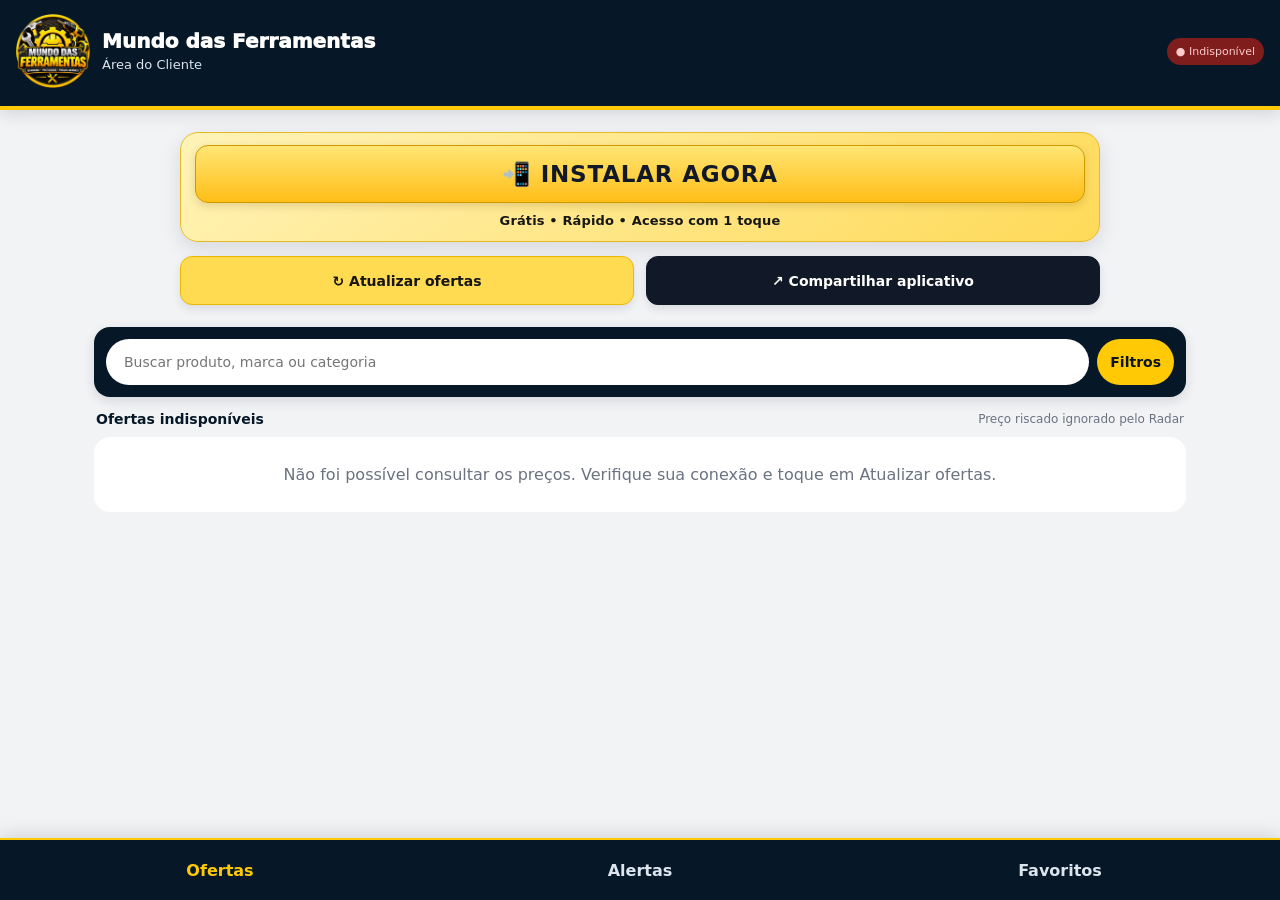
<file: index.html>
<!doctype html><html lang="pt-BR"><head><meta charset="utf-8"><meta name="viewport" content="width=device-width,initial-scale=1,viewport-fit=cover"><meta name="theme-color" content="#061827"><meta name="robots" content="noindex,nofollow,noarchive,nosnippet"><meta http-equiv="Referrer-Policy" content="strict-origin-when-cross-origin"><title>Instale grátis o Mundo das Ferramentas</title><meta name="description" content="Encontre ofertas reais de ferramentas, tecnologia e acessórios. Instale grátis e acompanhe as novidades direto no celular."><meta property="og:type" content="website"><meta property="og:site_name" content="Mundo das Ferramentas"><meta property="og:locale" content="pt_BR"><meta property="og:title" content="📲 Instale grátis o Mundo das Ferramentas"><meta property="og:description" content="🔧 Ofertas reais de ferramentas e tecnologia no seu celular. Grátis, rápido e acesso com 1 toque!"><meta property="og:url" content="https://ofertas.marcianomarcoss.com.br/"><meta property="og:image" content="https://ofertas.marcianomarcoss.com.br/icons/icon-512.png"><meta property="og:image:secure_url" content="https://ofertas.marcianomarcoss.com.br/icons/icon-512.png"><meta property="og:image:type" content="image/png"><meta property="og:image:width" content="512"><meta property="og:image:height" content="512"><meta property="og:image:alt" content="Logo oficial do Mundo das Ferramentas"><meta name="twitter:card" content="summary_large_image"><meta name="twitter:title" content="Instale grátis o Mundo das Ferramentas"><meta name="twitter:description" content="Ofertas reais de ferramentas e tecnologia. Grátis e acesso rápido no celular."><meta name="twitter:image" content="https://ofertas.marcianomarcoss.com.br/icons/icon-512.png"><link rel="manifest" href="manifest.webmanifest"><link rel="stylesheet" href="styles.css?v=20"><link rel="icon" href="icons/icon-192.png" type="image/png"><link rel="apple-touch-icon" href="icons/apple-touch-icon.png"><meta name="apple-mobile-web-app-capable" content="yes"><meta name="apple-mobile-web-app-title" content="Ferramentas"></head><body><header class="top"><div class="brand-lockup"><img class="brand-logo" src="icons/logo-mundo-das-ferramentas.png?v=2" alt="Emblema Mundo das Ferramentas" width="92" height="92"><div><h1>Mundo das Ferramentas</h1><p>Área do Cliente</p></div></div><div id="status" role="status" class="status">● Carregando</div></header><main><div class="toolbar cta-wrap"><div id="installPromo" class="install-promo"><button id="installBtn" class="install-cta" type="button">📲 INSTALAR AGORA</button><span class="install-caption">Grátis • Rápido • Acesso com 1 toque</span></div><div class="cta-row"><button id="refreshBtn" class="secondary-btn refresh" type="button">↻ Atualizar ofertas</button><button id="shareAppBtn" class="secondary-btn share" type="button" aria-label="Compartilhar aplicativo Mundo das Ferramentas">↗ Compartilhar aplicativo</button></div></div><p id="installHelp" class="notice hidden">No Android ou computador, abra o menu do navegador e escolha “Instalar aplicativo”. No iPhone, abra no Safari, toque em Compartilhar e em “Adicionar à Tela de Início”. A opção depende do navegador.</p><p id="message" class="notice hidden" role="status"></p><div id="offersPanel"><section class="searchbox"><input id="q" aria-label="Buscar produto, marca ou categoria" type="search" placeholder="Buscar produto, marca ou categoria" autocomplete="off"><button id="filtersBtn" aria-expanded="false" aria-controls="filters" type="button">Filtros</button></section><section id="filters" class="filters hidden"><select id="category" aria-label="Categoria"><option value="">Todas as categorias</option><option value="Ferramentas">Ferramentas</option><option value="Tecnologia">Tecnologia</option><option value="Automotivo">Automotivo</option><option value="Outros">Outros</option></select><select id="sortOrder" aria-label="Ordenar ofertas"><option value="recent">Mais recentes primeiro</option><option value="discount">Maior desconto primeiro</option></select><select id="days" aria-label="Período"><option value="1">Hoje</option><option value="3">Últimos 3 dias</option><option value="7" selected>Últimos 7 dias</option></select><select id="discount" aria-label="Desconto sobre a mediana"><option value="0">Qualquer desconto real</option><option value="5">5%+ abaixo da mediana</option><option value="10">10%+ abaixo da mediana</option><option value="20">20%+ abaixo da mediana</option><option value="30">30%+ abaixo da mediana</option></select><input id="maxPrice" aria-label="Preço máximo" inputmode="decimal" type="number" min="0" step="10" placeholder="Preço máximo"><label class="check"><input id="coupon" type="checkbox"> Com cupom</label><label class="check"><input id="official" type="checkbox"> Loja oficial</label><div class="rule">Regra pública: avaliação mínima 4,5★ e pelo menos 30 avaliações.</div></section><section class="summary"><strong id="count">Carregando ofertas…</strong><span>Preço riscado ignorado pelo Radar</span></section><section id="cards" class="cards" aria-live="polite"></section></div><section id="favoritesPanel" class="hidden"><h2>Seus favoritos</h2><p class="muted">Salvos neste navegador. Atualize as ofertas para conferir preços e disponibilidade.</p><div id="favoriteCards" class="cards"></div></section><section id="alertsPanel" class="hidden"><h2>Alertas no celular</h2><p id="pushStatus" class="muted">Verificando disponibilidade de notificações…</p><button id="pushEnable" class="hidden">Ativar notificações</button><div id="pushSettings" class="hidden"></div></section><noscript><p>Ative o JavaScript para consultar as ofertas.</p></noscript></main><nav class="bottom" aria-label="Navegação principal"><button data-view="offers" class="active" aria-current="page">Ofertas</button><button data-view="alerts">Alertas</button><button data-view="favorites">Favoritos</button></nav><script src="app.js?v=20" defer></script><script src="push.js?v=12" defer></script></body></html>
</file>
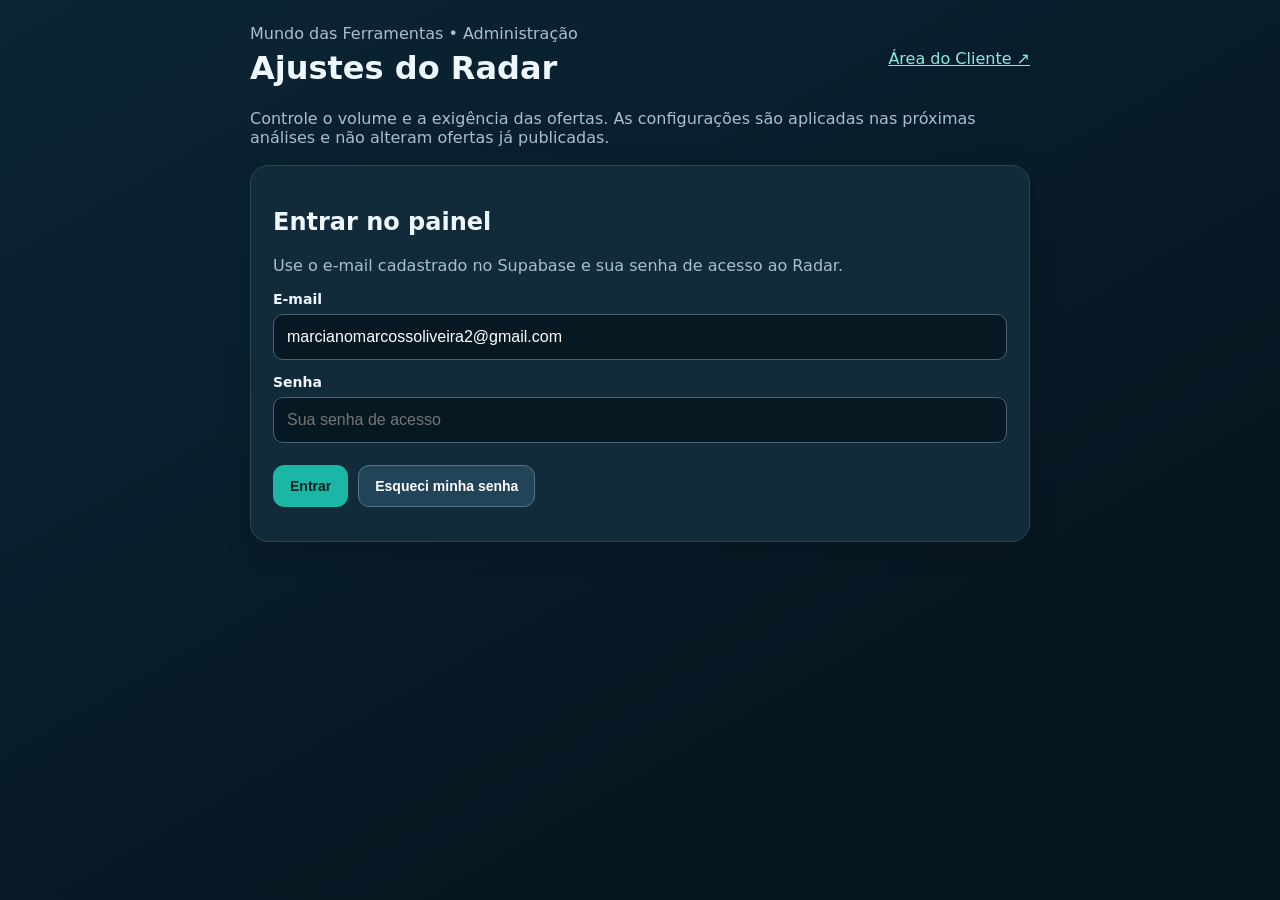
<file: admin/index.html>
<!doctype html>
<html lang="pt-BR"><head><meta charset="utf-8"><meta name="viewport" content="width=device-width,initial-scale=1">
<meta name="robots" content="noindex,nofollow"><title>Radar • Ajustes de Ofertas</title>
<style>
:root{color-scheme:dark;font-family:system-ui,-apple-system,Segoe UI,Arial;background:#071722;color:#eef7fc}
*{box-sizing:border-box}body{margin:0;padding:24px 14px;background:linear-gradient(150deg,#0b2535,#071722 70%);min-height:100vh}
main{max-width:780px;margin:auto}h1{font-size:clamp(23px,5vw,32px);margin:6px 0}.muted{color:#a8bfce}.panel{background:#122b3a;border:1px solid #294657;border-radius:18px;padding:22px;margin:18px 0;box-shadow:0 8px 30px #0002}
label{display:block;font-size:14px;font-weight:600;margin:14px 0 7px}input{width:100%;padding:13px;background:#061923;color:white;border:1px solid #476475;border-radius:10px;font-size:16px}
button{cursor:pointer;border:1px solid #517487;border-radius:11px;background:#214459;color:white;padding:12px 16px;font-weight:700;font-size:14px}button:hover{filter:brightness(1.18)}button:disabled{opacity:.55;cursor:not-allowed}
button.primary{background:#1ab7a6;color:#05201f;border-color:#1ab7a6}button.selected{background:#20645f;border-color:#33dac6}
.presets{display:grid;grid-template-columns:repeat(3,minmax(0,1fr));gap:9px}.controls{display:grid;grid-template-columns:repeat(3,minmax(0,1fr));gap:12px}
.actions{display:flex;flex-wrap:wrap;gap:10px;margin-top:22px;align-items:center}.detail{font-size:12px;color:#b1c9d6;margin-top:7px;line-height:1.4}
#notice{min-height:24px;margin-top:10px;color:#a1f5e8}#notice.error{color:#ffb6b6}
header{display:flex;align-items:center;justify-content:space-between;gap:15px;flex-wrap:wrap}.hidden{display:none!important}
@media(max-width:580px){.presets,.controls{grid-template-columns:1fr}.panel{padding:17px}}
</style></head><body><main>
<header><div><div class="muted">Mundo das Ferramentas • Administração</div><h1>Ajustes do Radar</h1></div><a href="../" style="color:#8be9e0">Área do Cliente ↗</a></header>
<p class="muted">Controle o volume e a exigência das ofertas. As configurações são aplicadas nas próximas análises e não alteram ofertas já publicadas.</p>
<section class="panel" id="login"><h2>Entrar no painel</h2>
<p class="muted">Use o e-mail cadastrado no Supabase e sua senha de acesso ao Radar.</p>
<label for="email">E-mail</label><input id="email" type="email" autocomplete="username" value="marcianomarcossoliveira2@gmail.com" required>
<label for="password">Senha</label><input id="password" type="password" autocomplete="current-password" placeholder="Sua senha de acesso" required>
<div class="actions"><button class="primary" id="enter">Entrar</button><button id="forgot" type="button">Esqueci minha senha</button></div>
<p id="loginNotice" role="status" aria-live="polite" class="detail"></p>
<div id="recovery" class="hidden"><label for="newPassword">Nova senha (mínimo 8 caracteres)</label><input type="password" id="newPassword" autocomplete="new-password" minlength="8"><div class="actions"><button id="changePassword" class="primary">Definir nova senha</button></div></div></section>
<section id="settings" class="hidden">
<div class="panel"><h2>Modos rápidos</h2><div class="presets">
<button data-preset="volume">📦 Mais ofertas</button><button data-preset="balanced">⚖️ Equilibrado</button><button data-preset="strict">💎 Excepcionais</button></div>
<p class="detail">Mais ofertas: 15 / 8 / 20%; Equilibrado: 20 / 10 / 25%; Excepcionais: 30 / 20 / 35%. Os percentuais são filtros de comparação de preços, não descontos anunciados pela loja.</p></div>
<div class="panel"><h2>Ajuste personalizado</h2><div class="controls">
<div><label for="current">Desconto vs. mediana atual (%)</label><input id="current" type="number" min="0" max="60" step="1"><div class="detail">Diferença para a mediana das ofertas atuais.</div></div>
<div><label for="history">Desconto vs. histórico 90 dias (%)</label><input id="history" type="number" min="0" max="60" step="1"><div class="detail">Exigência histórica para classificação forte.</div></div>
<div><label for="short">Histórico curto (%)</label><input id="short" type="number" min="0" max="70" step="1"><div class="detail">Critério alternativo com mercado amplo.</div></div>
</div>
<div class="actions"><button id="save" class="primary">Salvar ajustes</button><button id="reload">Recarregar valores</button><button id="logout">Sair</button></div>
<p id="notice" role="status" aria-live="polite"></p><p class="detail">Continuam obrigatórios: avaliação e qualificação da oferta, verificações de preço e segurança do link de afiliado. Cupom somente quando confirmado e aplicável.</p></div>
</section></main>
<script>
const supabaseUrl='https://llgaeuvtrcpcvrcxkvpz.supabase.co';
const publicKey='sb_publishable_wjLehqy8cAwaJZo-TScrqA_aWY6FTjO';
const sessionKey='radar-admin-session-v2';
let storedSession=null;
try{storedSession=JSON.parse(sessionStorage.getItem(sessionKey)||'null')}catch{}
const auth={auth:{
 async signInWithPassword({email,password}){
  try{const response=await fetch(supabaseUrl+'/auth/v1/token?grant_type=password',{method:'POST',headers:{'apikey':publicKey,'content-type':'application/json'},body:JSON.stringify({email,password})});const data=await response.json().catch(()=>({}));if(!response.ok) return {error:new Error(data.msg||data.error_description||data.message||data.error||'Falha no login')};storedSession=data;sessionStorage.setItem(sessionKey,JSON.stringify(data));return {data:{session:data},error:null}}catch(e){return {error:e}}
 },
 async getSession(){
  if(!storedSession)return {data:{session:null},error:null};
  if(storedSession.expires_at && Date.now()/1000>storedSession.expires_at-60){
   if(!storedSession.refresh_token){storedSession=null;sessionStorage.removeItem(sessionKey);return {data:{session:null},error:null}}
   try{const response=await fetch(supabaseUrl+'/auth/v1/token?grant_type=refresh_token',{method:'POST',headers:{'apikey':publicKey,'content-type':'application/json'},body:JSON.stringify({refresh_token:storedSession.refresh_token})});if(!response.ok)throw Error('Sua sessão expirou');const data=await response.json();storedSession=data;sessionStorage.setItem(sessionKey,JSON.stringify(data))}catch(e){storedSession=null;sessionStorage.removeItem(sessionKey);return {data:{session:null},error:e}}
  }
  return {data:{session:storedSession},error:null}
 },
 async resetPasswordForEmail(email,{redirectTo}={}){
  try{const response=await fetch(supabaseUrl+'/auth/v1/recover?redirect_to='+encodeURIComponent(redirectTo||location.href),{method:'POST',headers:{'apikey':publicKey,'content-type':'application/json'},body:JSON.stringify({email})});const data=await response.json().catch(()=>({}));return {error:response.ok?null:new Error(data.msg||data.message||data.error_description||'Falha ao enviar recuperação')}}catch(e){return {error:e}}
 },
 async updateUser({password}){
  try{const {data:{session}}=await this.getSession();if(!session?.access_token)throw Error('O link expirou. Solicite outro.');const response=await fetch(supabaseUrl+'/auth/v1/user',{method:'PUT',headers:{'apikey':publicKey,'Authorization':'Bearer '+session.access_token,'content-type':'application/json'},body:JSON.stringify({password})});const data=await response.json().catch(()=>({}));return {error:response.ok?null:new Error(data.msg||data.message||'Falha ao alterar senha')}}catch(e){return {error:e}}
 },
 async signOut(){storedSession=null;sessionStorage.removeItem(sessionKey);return {error:null}},
 onAuthStateChange(callback){this.onRecover=callback;return {data:{subscription:{unsubscribe(){}}}}}
}};
const recoveryParams=new URLSearchParams(location.hash.replace(/^#/,''));
if(recoveryParams.get('type')==='recovery'&&recoveryParams.get('access_token')){
 storedSession={access_token:recoveryParams.get('access_token'),refresh_token:recoveryParams.get('refresh_token'),expires_at:Math.floor(Date.now()/1000)+Number(recoveryParams.get('expires_in')||3600),user:{email:'marcianomarcossoliveira2@gmail.com'}};
 sessionStorage.setItem(sessionKey,JSON.stringify(storedSession));
 history.replaceState(null,'',location.pathname+location.search);
}
const endpoint=supabaseUrl+'/functions/v1/radar-site-dashboard';
const $=id=>document.getElementById(id);
const fields=['current','history','short'];
const names=['min_current_discount_pct','min_history_discount_pct','min_short_history_discount_pct'];
const max=[60,60,70];
const presets={volume:[15,8,20],balanced:[20,10,25],strict:[30,20,35]};
const adminEmail='marcianomarcossoliveira2@gmail.com';
let stamp='',busy=false;
function notice(message,error=false){$('notice').textContent=message;$('notice').className=error?'error':''}
function loginNotice(message){$('loginNotice').textContent=message}
function values(){return fields.map(id=>Number($(id).value))}
function selectPreset(){const current=values();document.querySelectorAll('[data-preset]').forEach(b=>b.classList.toggle('selected',JSON.stringify(presets[b.dataset.preset])===JSON.stringify(current)))}
fields.forEach(id=>$(id).addEventListener('input',selectPreset));
document.querySelectorAll('[data-preset]').forEach(b=>b.addEventListener('click',()=>{presets[b.dataset.preset].forEach((v,i)=>$(fields[i]).value=v);selectPreset();notice('Modo selecionado. Clique em Salvar ajustes para aplicar.')}));
async function request(method='GET',body){
 const {data:{session},error:sessionError}=await auth.auth.getSession();
 if(sessionError||!session?.access_token)throw Error('Sua sessão expirou. Entre novamente.');
 const response=await fetch(endpoint+'?action=offer-thresholds',{method,mode:'cors',cache:'no-store',headers:{'Authorization':'Bearer '+session.access_token,'apikey':publicKey,...(body?{'content-type':'application/json'}:{})},body:body?JSON.stringify(body):undefined});
 const data=await response.json().catch(()=>({}));
 if(!response.ok)throw Error(response.status===401?'Seu acesso não está autorizado para administrar o Radar.':response.status===409?'Os valores mudaram em outra sessão. Recarregue.':data.error||'Falha na comunicação com o servidor');
 return data;
}
async function load(){const result=await request();const t=result.thresholds;if(!t)throw Error('Configuração não encontrada');names.forEach((n,i)=>$(fields[i]).value=Number(t[n]));stamp=t.updated_at;selectPreset();notice('Configuração carregada do servidor.')}
async function showAdmin(){await load();$('login').classList.add('hidden');$('settings').classList.remove('hidden');$('password').value='';loginNotice('')}
async function enter(){
 $('enter').disabled=true;loginNotice('Verificando acesso...');
 try {
   const email=$('email').value.trim().toLowerCase();
   if(email!==adminEmail)throw Error('Este e-mail não está habilitado para administrar o Radar.');
   const password=$('password').value;
   if(!password)throw Error('Informe sua senha.');
   const {error}=await auth.auth.signInWithPassword({email,password});
   if(error)throw Error('E-mail ou senha incorretos. Se necessário, use Esqueci minha senha.');
   await showAdmin();
 }catch(e){loginNotice(e.message)}
 finally{$('enter').disabled=false}
}
$('enter').addEventListener('click',enter);
$('password').addEventListener('keydown',e=>{if(e.key==='Enter')enter()});
$('forgot').addEventListener('click',async()=>{
 const email=$('email').value.trim().toLowerCase();
 if(email!==adminEmail){loginNotice('Confira o e-mail administrador.');return}
 $('forgot').disabled=true;
 try{
  const {error}=await auth.auth.resetPasswordForEmail(email,{redirectTo:location.origin+location.pathname});
  if(error)throw error;
  loginNotice('Se o envio estiver habilitado, você receberá um e-mail para redefinir a senha.');
 }catch(e){loginNotice('Não foi possível solicitar a redefinição. '+e.message)}
 finally{$('forgot').disabled=false}
});
$('reload').addEventListener('click',async()=>{try{await load()}catch(e){notice(e.message,true)}});
$('logout').addEventListener('click',async()=>{await auth.auth.signOut();stamp='';$('settings').classList.add('hidden');$('login').classList.remove('hidden');notice('');loginNotice('Sessão encerrada.')});
$('save').addEventListener('click',async()=>{
 if(busy)return;
 const v=values();
 if(v.some((n,i)=>!Number.isFinite(n)||n<0||n>max[i]||$(fields[i]).value.trim()==='')){notice('Confira os valores de cada campo.',true);return}
 busy=true;$('save').disabled=true;notice('Salvando...');
 try{const body={expected_updated_at:stamp};names.forEach((name,i)=>body[name]=v[i]);await request('POST',body);await load();notice('✓ Ajustes salvos e confirmados no servidor. Próximas avaliações usarão os novos limites.')}
 catch(e){notice(e.message,true)}
 finally{busy=false;$('save').disabled=false}
});
$('changePassword').addEventListener('click',async()=>{
 const password=$('newPassword').value;
 if(password.length<8){loginNotice('Use uma senha com pelo menos 8 caracteres.');return}
 $('changePassword').disabled=true;
 try{const {error}=await auth.auth.updateUser({password});if(error)throw error;$('recovery').classList.add('hidden');$('newPassword').value='';loginNotice('Senha alterada! Você já pode acessar os ajustes.');await showAdmin()}catch(e){loginNotice('Não foi possível definir a senha: '+e.message)}finally{$('changePassword').disabled=false}
});
auth.auth.onAuthStateChange(async(event)=>{
 if(event==='PASSWORD_RECOVERY'){$('settings').classList.add('hidden');$('login').classList.remove('hidden');$('recovery').classList.remove('hidden');loginNotice('Escolha sua nova senha.')}
});
const urlParams=new URLSearchParams(location.hash.replace(/^#/,''));
const recoveryLink=recoveryParams.get('type')==='recovery';
const {data:{session}}=await auth.auth.getSession();
if(!recoveryLink&&session?.user?.email?.toLowerCase()===adminEmail){try{await showAdmin()}catch(e){loginNotice(e.message)}}
if(recoveryLink){$('recovery').classList.remove('hidden');loginNotice('Escolha sua nova senha abaixo.')}
</script></body></html>
</file>
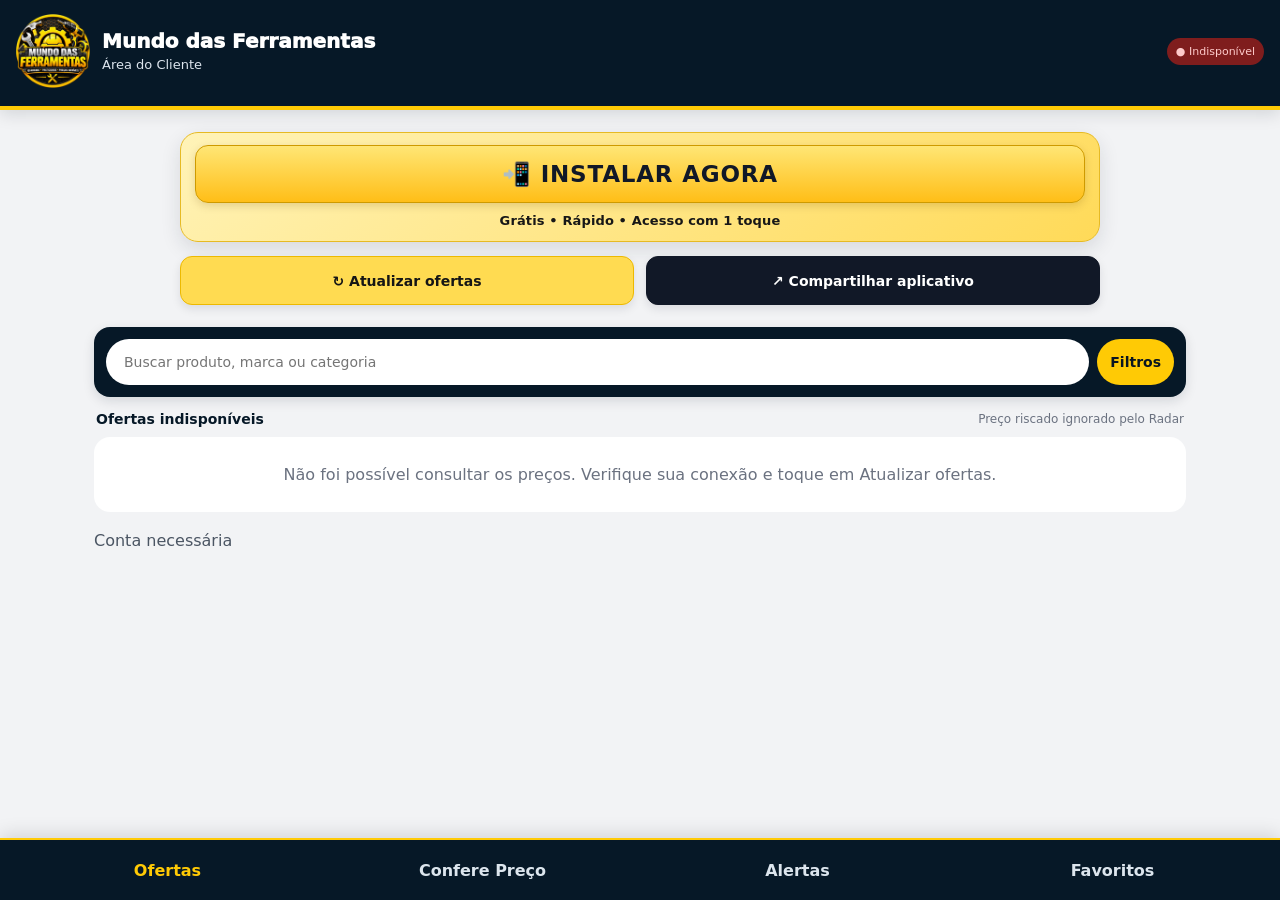
<file: cliente/index.html>
<!doctype html><html lang="pt-BR"><head><meta charset="utf-8"><meta name="viewport" content="width=device-width,initial-scale=1,viewport-fit=cover"><meta name="theme-color" content="#061827"><meta name="robots" content="noindex,nofollow,noarchive,nosnippet"><meta http-equiv="Referrer-Policy" content="strict-origin-when-cross-origin"><title>Instale grátis o Mundo das Ferramentas</title><meta name="description" content="Encontre ofertas reais de ferramentas, tecnologia e acessórios. Instale grátis e acompanhe as novidades direto no celular."><meta property="og:type" content="website"><meta property="og:site_name" content="Mundo das Ferramentas"><meta property="og:locale" content="pt_BR"><meta property="og:title" content="📲 Instale grátis o Mundo das Ferramentas"><meta property="og:description" content="🔧 Ofertas reais de ferramentas e tecnologia no seu celular. Grátis, rápido e acesso com 1 toque!"><meta property="og:url" content="https://ofertas.marcianomarcoss.com.br/"><meta property="og:image" content="https://ofertas.marcianomarcoss.com.br/icons/icon-512.png"><meta property="og:image:secure_url" content="https://ofertas.marcianomarcoss.com.br/icons/icon-512.png"><meta property="og:image:type" content="image/png"><meta property="og:image:width" content="512"><meta property="og:image:height" content="512"><meta property="og:image:alt" content="Logo oficial do Mundo das Ferramentas"><meta name="twitter:card" content="summary_large_image"><meta name="twitter:title" content="Instale grátis o Mundo das Ferramentas"><meta name="twitter:description" content="Ofertas reais de ferramentas e tecnologia. Grátis e acesso rápido no celular."><meta name="twitter:image" content="https://ofertas.marcianomarcoss.com.br/icons/icon-512.png"><link rel="manifest" href="manifest.webmanifest"><link rel="stylesheet" href="styles.css?v=21"><link rel="icon" href="icons/icon-192.png" type="image/png"><link rel="apple-touch-icon" href="icons/apple-touch-icon.png"><meta name="apple-mobile-web-app-capable" content="yes"><meta name="apple-mobile-web-app-title" content="Ferramentas"></head><body><header class="top"><div class="brand-lockup"><img class="brand-logo" src="icons/logo-mundo-das-ferramentas.png?v=2" alt="Emblema Mundo das Ferramentas" width="92" height="92"><div><h1>Mundo das Ferramentas</h1><p>Área do Cliente</p></div></div><div id="status" role="status" class="status">● Carregando</div></header><main><div class="toolbar cta-wrap"><div id="installPromo" class="install-promo"><button id="installBtn" class="install-cta" type="button">📲 INSTALAR AGORA</button><span class="install-caption">Grátis • Rápido • Acesso com 1 toque</span></div><div class="cta-row"><button id="refreshBtn" class="secondary-btn refresh" type="button">↻ Atualizar ofertas</button><button id="shareAppBtn" class="secondary-btn share" type="button" aria-label="Compartilhar aplicativo Mundo das Ferramentas">↗ Compartilhar aplicativo</button></div></div><p id="installHelp" class="notice hidden">No Android ou computador, abra o menu do navegador e escolha “Instalar aplicativo”. No iPhone, abra no Safari, toque em Compartilhar e em “Adicionar à Tela de Início”. A opção depende do navegador.</p><p id="message" class="notice hidden" role="status"></p><div id="offersPanel"><section class="searchbox"><input id="q" aria-label="Buscar produto, marca ou categoria" type="search" placeholder="Buscar produto, marca ou categoria" autocomplete="off"><button id="filtersBtn" aria-expanded="false" aria-controls="filters" type="button">Filtros</button></section><section id="filters" class="filters hidden"><select id="category" aria-label="Categoria"><option value="">Todas as categorias</option><option value="Ferramentas">Ferramentas</option><option value="Tecnologia">Tecnologia</option><option value="Automotivo">Automotivo</option><option value="Outros">Outros</option></select><select id="sortOrder" aria-label="Ordenar ofertas"><option value="recent">Mais recentes primeiro</option><option value="discount">Maior desconto primeiro</option></select><select id="days" aria-label="Período"><option value="1">Hoje</option><option value="3">Últimos 3 dias</option><option value="7" selected>Últimos 7 dias</option></select><select id="discount" aria-label="Desconto sobre a mediana"><option value="0">Qualquer desconto real</option><option value="5">5%+ abaixo da mediana</option><option value="10">10%+ abaixo da mediana</option><option value="20">20%+ abaixo da mediana</option><option value="30">30%+ abaixo da mediana</option></select><input id="maxPrice" aria-label="Preço máximo" inputmode="decimal" type="number" min="0" step="10" placeholder="Preço máximo"><label class="check"><input id="coupon" type="checkbox"> Com cupom</label><label class="check"><input id="official" type="checkbox"> Loja oficial</label><div class="rule">Regra pública: avaliação mínima 4,5★ e pelo menos 30 avaliações.</div></section><section class="summary"><strong id="count">Carregando ofertas…</strong><span>Preço riscado ignorado pelo Radar</span></section><section id="cards" class="cards" aria-live="polite"></section></div><section id="favoritesPanel" class="hidden"><h2>Seus favoritos</h2><p class="muted">Salvos neste navegador. Atualize as ofertas para conferir preços e disponibilidade.</p><div id="favoriteCards" class="cards"></div></section><section id="alertsPanel" class="hidden"><h2>Alertas no celular</h2><p id="pushStatus" class="muted">Verificando disponibilidade de notificações…</p><button id="pushEnable" class="hidden">Ativar notificações</button><div id="pushSettings" class="hidden"></div></section><section id="pricePanel" hidden><h2>Confere Preço</h2><p>Veja até três ofertas verificadas, cupons e links de afiliado.</p><form id="priceSearch" class="searchbox"><input id="priceQuery" type="search" minlength="3" maxlength="140" required placeholder="Produto, marca ou modelo"><button type="submit">Conferir preço</button></form><p id="priceMessage" role="status" hidden></p><div id="priceResults" class="price-results"></div><p class="muted">Pesquisa registrada como interesse na sua conta. Resultados da base de ofertas recentes.</p></section><section id="loginPanel" hidden><h2>Acesse sua conta</h2><p id="loginExplanation">Entre para usar o Confere Preço e receber alertas.</p><form id="emailLogin" class="searchbox"><input id="loginEmail" type="email" autocomplete="email" placeholder="Seu e-mail" required><button type="submit">Receber acesso</button></form><button id="googleLogin" type="button">Entrar com Google</button><button id="skipLogin" type="button">Voltar às ofertas</button><p id="loginFeedback" role="status"></p></section><p id="loginState" class="muted">Conta necessária</p><button id="logoutBtn" hidden type="button">Sair da conta</button><noscript><p>Ative o JavaScript para consultar as ofertas.</p></noscript></main><nav class="bottom" aria-label="Navegação principal"><button data-view="offers" class="active" aria-current="page">Ofertas</button><button data-view="price">Confere Preço</button><button data-view="alerts">Alertas</button><button data-view="favorites">Favoritos</button></nav><script src="app.js?v=20" defer></script><script src="push.js?v=13" defer></script><script type="module" src="confere.js?v=3"></script></body></html>
</file>
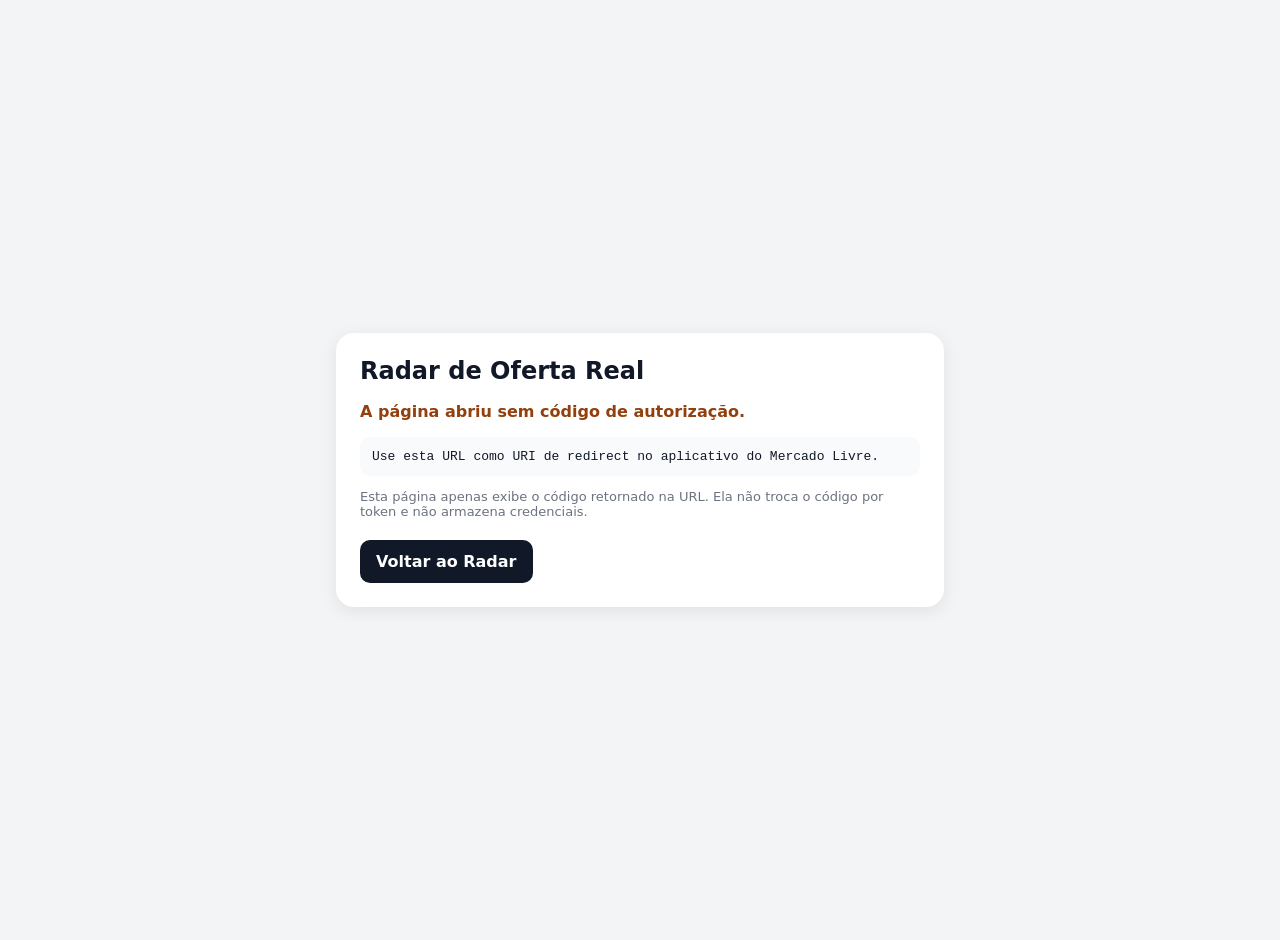
<file: callback.html>
<!doctype html>
<html lang="pt-BR">
<head>
  <meta charset="utf-8" />
  <meta name="viewport" content="width=device-width, initial-scale=1" />
  <title>Radar de Oferta Real — Autorização</title>
  <style>
    body{font-family:system-ui,-apple-system,Segoe UI,Roboto,sans-serif;background:#f3f4f6;color:#111827;margin:0;display:grid;place-items:center;min-height:100vh;padding:20px}
    .card{max-width:560px;background:#fff;border-radius:18px;padding:24px;box-shadow:0 4px 18px #00000014}
    h1{margin-top:0;font-size:24px} code{display:block;word-break:break-all;background:#f9fafb;padding:12px;border-radius:10px;margin:12px 0}
    a{display:inline-block;margin-top:8px;background:#111827;color:#fff;text-decoration:none;padding:12px 16px;border-radius:10px;font-weight:700}
    .ok{color:#166534;font-weight:800}.warn{color:#92400e;font-weight:800}
  </style>
</head>
<body>
  <main class="card">
    <h1>Radar de Oferta Real</h1>
    <p id="status">Recebendo retorno do Mercado Livre…</p>
    <code id="codeBox">Aguardando código de autorização.</code>
    <p style="font-size:13px;color:#6b7280">Esta página apenas exibe o código retornado na URL. Ela não troca o código por token e não armazena credenciais.</p>
    <a href="./">Voltar ao Radar</a>
  </main>
<script>
  const params = new URLSearchParams(location.search);
  const code = params.get('code');
  const error = params.get('error');
  const status = document.getElementById('status');
  const box = document.getElementById('codeBox');
  if(code){
    status.innerHTML = '<span class="ok">Autorização recebida com sucesso.</span>';
    box.textContent = code;
    sessionStorage.setItem('meli_authorization_code', code);
  } else if(error){
    status.innerHTML = '<span class="warn">O Mercado Livre retornou um erro.</span>';
    box.textContent = error + (params.get('error_description') ? ' — ' + params.get('error_description') : '');
  } else {
    status.innerHTML = '<span class="warn">A página abriu sem código de autorização.</span>';
    box.textContent = 'Use esta URL como URI de redirect no aplicativo do Mercado Livre.';
  }
</script>
</body>
</html>
</file>
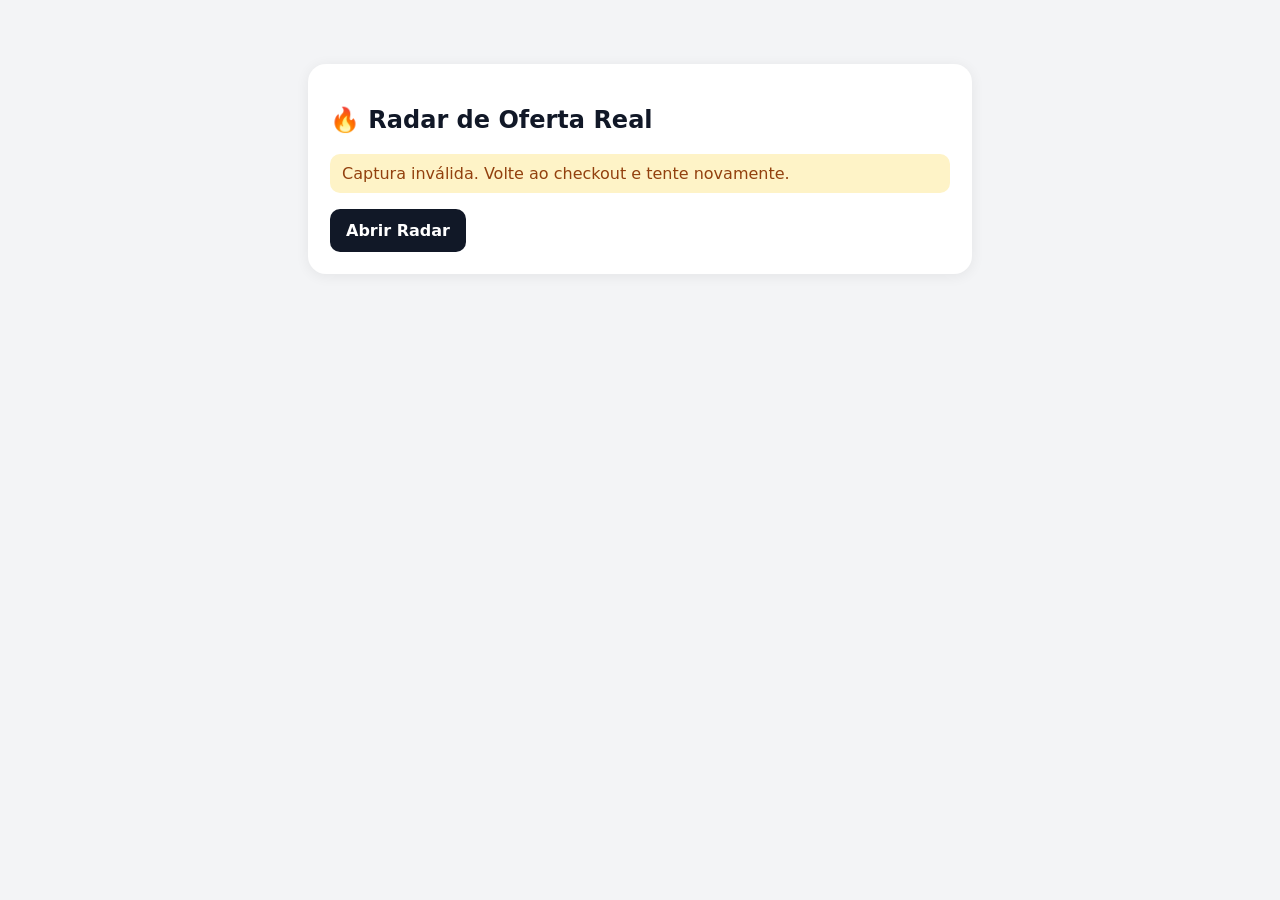
<file: capture.html>
<!doctype html><html lang="pt-BR"><head><meta charset="utf-8"><meta name="viewport" content="width=device-width,initial-scale=1"><title>Radar - Captura</title><style>body{font-family:system-ui,-apple-system,Segoe UI,Roboto,sans-serif;background:#f3f4f6;color:#111827;margin:0;padding:24px}.card{max-width:620px;margin:40px auto;background:#fff;border-radius:18px;padding:22px;box-shadow:0 2px 14px #0001}.price{font-size:36px;font-weight:900;color:#166534}.ok{background:#dcfce7;color:#166534;padding:10px 12px;border-radius:10px;font-weight:800}.warn{background:#fef3c7;color:#92400e;padding:10px 12px;border-radius:10px}.muted{color:#6b7280;font-size:13px}a{display:inline-block;margin-top:16px;background:#111827;color:#fff;text-decoration:none;padding:12px 16px;border-radius:10px;font-weight:800}</style></head><body><div class="card"><h2>🔥 Radar de Oferta Real</h2><div id="status">Registrando captura…</div><div id="details"></div><a id="go" href="./" style="display:none">Abrir Radar</a></div><script>
const KEY='radar_oferta_real_catalog_v2';
const CAPTURE_API='https://llgaeuvtrcpcvrcxkvpz.supabase.co/functions/v1/radar-meli-capture-api';
function load(){try{const d=JSON.parse(localStorage.getItem(KEY)||'{}');d.products=d.products||[];d.data=d.data||{};d.hints=d.hints||{};d.manual=d.manual||{};d.captureHistory=d.captureHistory||{};return d}catch{return{products:[],data:{},hints:{},manual:{},captureHistory:{}}}}
function save(d){localStorage.setItem(KEY,JSON.stringify(d))}
function money(v){return Number(v).toLocaleString('pt-BR',{style:'currency',currency:'BRL'})}
(async()=>{const q=new URLSearchParams(location.search);const productId=(q.get('product_id')||'').toUpperCase();const itemId=(q.get('item_id')||'').toUpperCase();const price=Number(q.get('price'));const source=q.get('source')||'checkout_extension';const status=document.getElementById('status'),details=document.getElementById('details'),go=document.getElementById('go');if(!/^(MLB\d{6,16}|MLBU\d{6,16})$/.test(productId)||!Number.isFinite(price)||price<=0){status.className='warn';status.textContent='Captura inválida. Volte ao checkout e tente novamente.';go.style.display='inline-block';return}
const now=new Date().toISOString();const d=load();if(!d.products.includes(productId))d.products.unshift(productId);if(itemId)d.hints[productId]=itemId;d.manual[productId]={price,source:'checkout_extension',itemId:itemId||null,updatedAt:now};d.captureHistory[productId]=d.captureHistory[productId]||[];d.captureHistory[productId].push({price,itemId:itemId||null,source:'checkout_extension',capturedAt:now});d.captureHistory[productId]=d.captureHistory[productId].slice(-180);save(d);
let serverOk=false,serverMsg='';try{const r=await fetch(CAPTURE_API,{method:'POST',headers:{'content-type':'application/json'},body:JSON.stringify({product_id:productId,item_id:itemId,price,source})});const j=await r.json().catch(()=>({}));serverOk=r.ok&&j.ok;serverMsg=serverOk?`Histórico central: ${j.history90d?.observations??1} captura(s) em até 90 dias.`:`Servidor: ${j.error||'falha ao registrar'}`;}catch(e){serverMsg='Não foi possível sincronizar com o histórico central agora.'}
status.className=serverOk?'ok':'warn';status.textContent=serverOk?'✅ Preço capturado e gravado automaticamente':'⚠️ Preço salvo no navegador; sincronização central pendente';details.innerHTML=`<div class="price">${money(price)}</div><p><b>${productId}</b>${itemId?` • ${itemId}`:''}</p><p class="muted">Fonte: extensão do checkout • ${new Date(now).toLocaleString('pt-BR')}</p><p class="muted">${serverMsg}</p>`;go.href='./?v=capture2';go.style.display='inline-block';})();
</script></body></html>
</file>
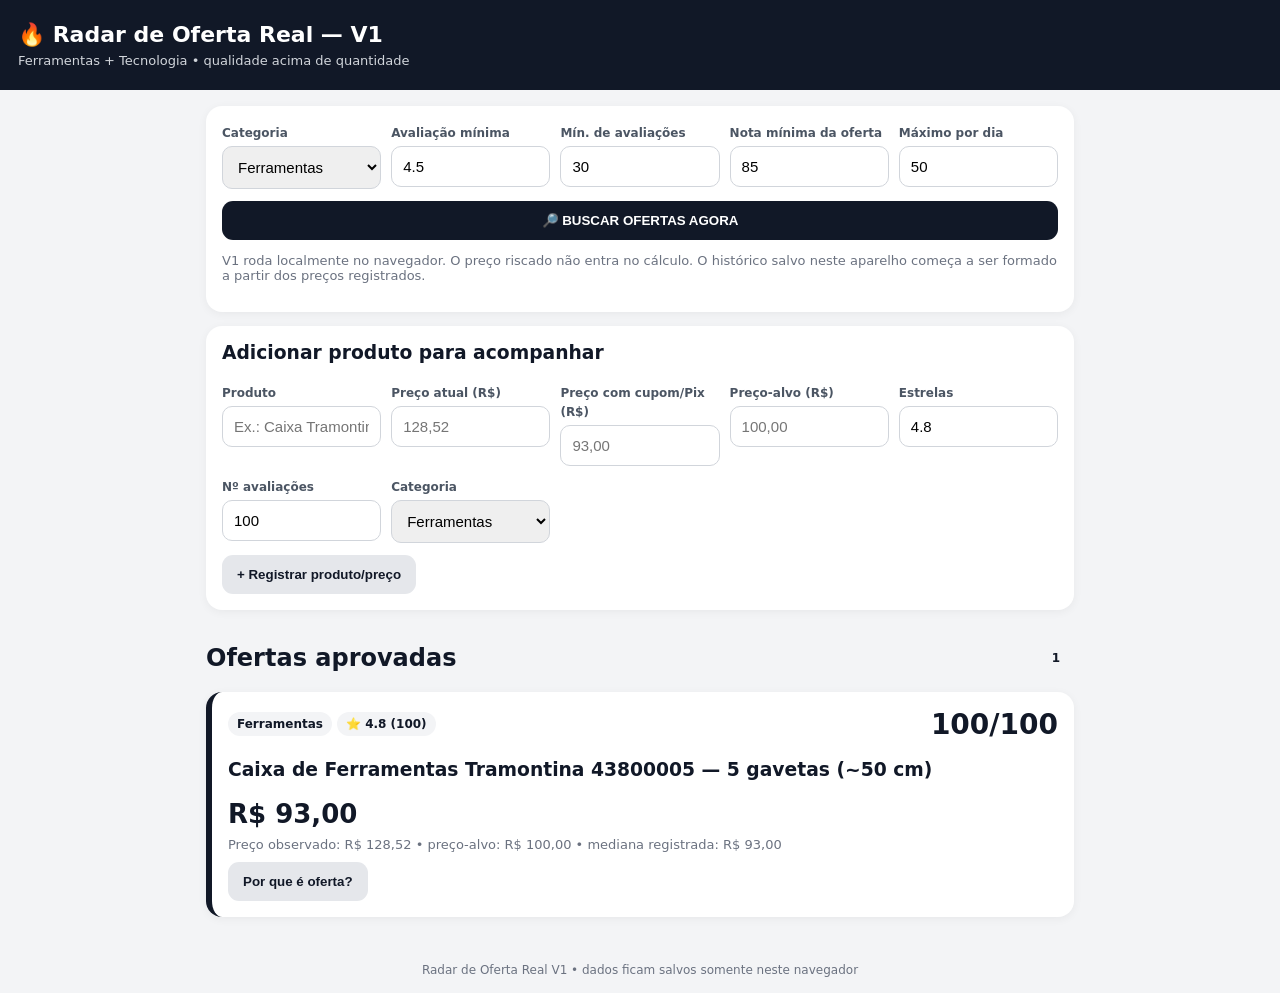
<file: index(1).html>
<!doctype html>
<html lang="pt-BR">
<head>
<meta charset="utf-8">
<meta name="viewport" content="width=device-width,initial-scale=1,viewport-fit=cover">
<meta name="theme-color" content="#111827">
<title>Radar de Oferta Real V1</title>
<style>
:root{font-family:system-ui,-apple-system,Segoe UI,Roboto,sans-serif;color:#111827;background:#f3f4f6}
*{box-sizing:border-box} body{margin:0} header{background:#111827;color:white;padding:22px 18px}
header h1{margin:0;font-size:22px} header p{margin:6px 0 0;color:#d1d5db;font-size:13px}
main{max-width:900px;margin:auto;padding:16px}.panel,.card{background:white;border-radius:16px;padding:16px;margin-bottom:14px;box-shadow:0 2px 10px #0000000d}
.grid{display:grid;grid-template-columns:repeat(auto-fit,minmax(150px,1fr));gap:10px}
label{font-size:12px;font-weight:700;color:#4b5563} input,select{width:100%;padding:11px;border:1px solid #d1d5db;border-radius:10px;margin-top:5px;font-size:15px}
button{border:0;border-radius:11px;padding:12px 15px;font-weight:800;cursor:pointer}
.primary{background:#111827;color:white;width:100%;margin-top:12px}.secondary{background:#e5e7eb;color:#111827}
.badge{display:inline-block;padding:5px 9px;border-radius:999px;background:#f3f4f6;font-size:12px;font-weight:800;margin-right:5px}
.score{font-size:28px;font-weight:900}.price{font-size:26px;font-weight:900;margin:8px 0}
.muted{color:#6b7280;font-size:13px}.row{display:flex;justify-content:space-between;gap:12px;align-items:center}
.good{border-left:6px solid #111827}.hidden{display:none}.why{margin-top:10px;padding:10px;background:#f9fafb;border-radius:10px;font-size:13px}
footer{text-align:center;color:#6b7280;font-size:12px;padding:16px}
</style>
</head>
<body>
<header><h1>🔥 Radar de Oferta Real — V1</h1><p>Ferramentas + Tecnologia • qualidade acima de quantidade</p></header>
<main>
<section class="panel">
<div class="grid">
<div><label>Categoria<select id="cat"><option>Ferramentas</option><option>Tecnologia</option><option>Todas</option></select></label></div>
<div><label>Avaliação mínima<input id="minRating" type="number" value="4.5" min="0" max="5" step=".1"></label></div>
<div><label>Mín. de avaliações<input id="minReviews" type="number" value="30" min="0"></label></div>
<div><label>Nota mínima da oferta<input id="minScore" type="number" value="85" min="0" max="100"></label></div>
<div><label>Máximo por dia<input id="maxDay" type="number" value="50" min="1" max="50"></label></div>
</div>
<button class="primary" onclick="buscar()">🔎 BUSCAR OFERTAS AGORA</button>
<p class="muted">V1 roda localmente no navegador. O preço riscado não entra no cálculo. O histórico salvo neste aparelho começa a ser formado a partir dos preços registrados.</p>
</section>

<section class="panel">
<h3 style="margin-top:0">Adicionar produto para acompanhar</h3>
<div class="grid">
<div><label>Produto<input id="name" placeholder="Ex.: Caixa Tramontina 43800005"></label></div>
<div><label>Preço atual (R$)<input id="price" type="number" step=".01" placeholder="128,52"></label></div>
<div><label>Preço com cupom/Pix (R$)<input id="finalPrice" type="number" step=".01" placeholder="93,00"></label></div>
<div><label>Preço-alvo (R$)<input id="target" type="number" step=".01" placeholder="100,00"></label></div>
<div><label>Estrelas<input id="rating" type="number" step=".1" min="0" max="5" value="4.8"></label></div>
<div><label>Nº avaliações<input id="reviews" type="number" value="100"></label></div>
<div><label>Categoria<select id="newCat"><option>Ferramentas</option><option>Tecnologia</option></select></label></div>
</div>
<button class="secondary" style="margin-top:12px" onclick="adicionar()">+ Registrar produto/preço</button>
</section>

<div class="row"><h2>Ofertas aprovadas</h2><span id="count" class="badge">0</span></div>
<section id="results"></section>
</main>
<footer>Radar de Oferta Real V1 • dados ficam salvos somente neste navegador</footer>

<script>
const KEY='radar_oferta_real_v1';
function load(){
 let d=JSON.parse(localStorage.getItem(KEY)||'null');
 if(!d){
  d={products:[{
   id:'tramontina-43800005',name:'Caixa de Ferramentas Tramontina 43800005 — 5 gavetas (~50 cm)',
   category:'Ferramentas',price:128.52,finalPrice:93,target:100,rating:4.8,reviews:100,
   history:[{date:new Date().toISOString(),price:128.52,finalPrice:93}]
  }]};
  localStorage.setItem(KEY,JSON.stringify(d));
 }
 return d;
}
function save(d){localStorage.setItem(KEY,JSON.stringify(d))}
function median(a){if(!a.length)return null; a=[...a].sort((x,y)=>x-y);let m=Math.floor(a.length/2);return a.length%2?a[m]:(a[m-1]+a[m])/2}
function score(p){
 let hist=p.history.flatMap(h=>[h.finalPrice||h.price]).filter(Boolean);
 let med=median(hist);
 let effective=p.finalPrice||p.price;
 let s=50, reasons=[];
 if(p.rating>=4.5){s+=10;reasons.push('avaliação ≥ 4,5')} else s-=30;
 if(p.reviews>=30){s+=5;reasons.push('volume mínimo de avaliações atendido')} else s-=10;
 if(p.target && effective<=p.target){s+=30;reasons.push('preço final atingiu o preço-alvo')} 
 if(med && effective<med){let drop=(med-effective)/med; s+=Math.min(20,drop*80); reasons.push('abaixo da mediana registrada')}
 if(p.finalPrice && p.finalPrice<p.price){s+=5;reasons.push('cupom/Pix reduz o preço efetivo')}
 return {value:Math.max(0,Math.min(100,Math.round(s))),reasons,med,effective};
}
function money(v){return v==null?'—':v.toLocaleString('pt-BR',{style:'currency',currency:'BRL'})}
function buscar(){
 const d=load(), cat=document.getElementById('cat').value, minR=+minRating.value, minRev=+minReviews.value, minS=+minScore.value, max=+maxDay.value;
 let arr=d.products.map(p=>({...p,_s:score(p)})).filter(p=>(cat==='Todas'||p.category===cat)&&p.rating>=minR&&p.reviews>=minRev&&p._s.value>=minS).sort((a,b)=>b._s.value-a._s.value).slice(0,max);
 results.innerHTML=arr.map((p,i)=>`<article class="card good">
 <div class="row"><div><span class="badge">${p.category}</span><span class="badge">⭐ ${p.rating} (${p.reviews})</span></div><div class="score">${p._s.value}/100</div></div>
 <h3>${p.name}</h3><div class="price">${money(p._s.effective)}</div>
 <div class="muted">Preço observado: ${money(p.price)} • preço-alvo: ${money(p.target)} • mediana registrada: ${money(p._s.med)}</div>
 <button class="secondary" style="margin-top:10px" onclick="document.getElementById('w${i}').classList.toggle('hidden')">Por que é oferta?</button>
 <div id="w${i}" class="why hidden">${p._s.reasons.join(' • ') || 'Ainda sem sinais suficientes.'}<br><br><b>Importante:</b> preço riscado do anúncio é ignorado.</div>
 </article>`).join('');
 count.textContent=arr.length;
 if(!arr.length) results.innerHTML='<div class="panel"><b>Nenhuma oferta passou pelo filtro.</b><p class="muted">Isso é esperado: o radar não precisa preencher 50 vagas.</p></div>';
}
function adicionar(){
 let d=load(), n=name.value.trim(), pr=+price.value, fp=+finalPrice.value||null, t=+target.value||null, r=+rating.value, rv=+reviews.value;
 if(!n||!pr){alert('Informe pelo menos o nome e o preço atual.');return}
 let p=d.products.find(x=>x.name.toLowerCase()===n.toLowerCase());
 if(!p){p={id:Date.now().toString(),name:n,category:newCat.value,price:pr,finalPrice:fp,target:t,rating:r,reviews:rv,history:[]};d.products.push(p)}
 p.price=pr;p.finalPrice=fp;p.target=t;p.rating=r;p.reviews=rv;p.category=newCat.value;
 p.history.push({date:new Date().toISOString(),price:pr,finalPrice:fp});
 save(d);alert('Preço registrado no histórico.');buscar();
}
buscar();
</script>
</body></html>
</file>
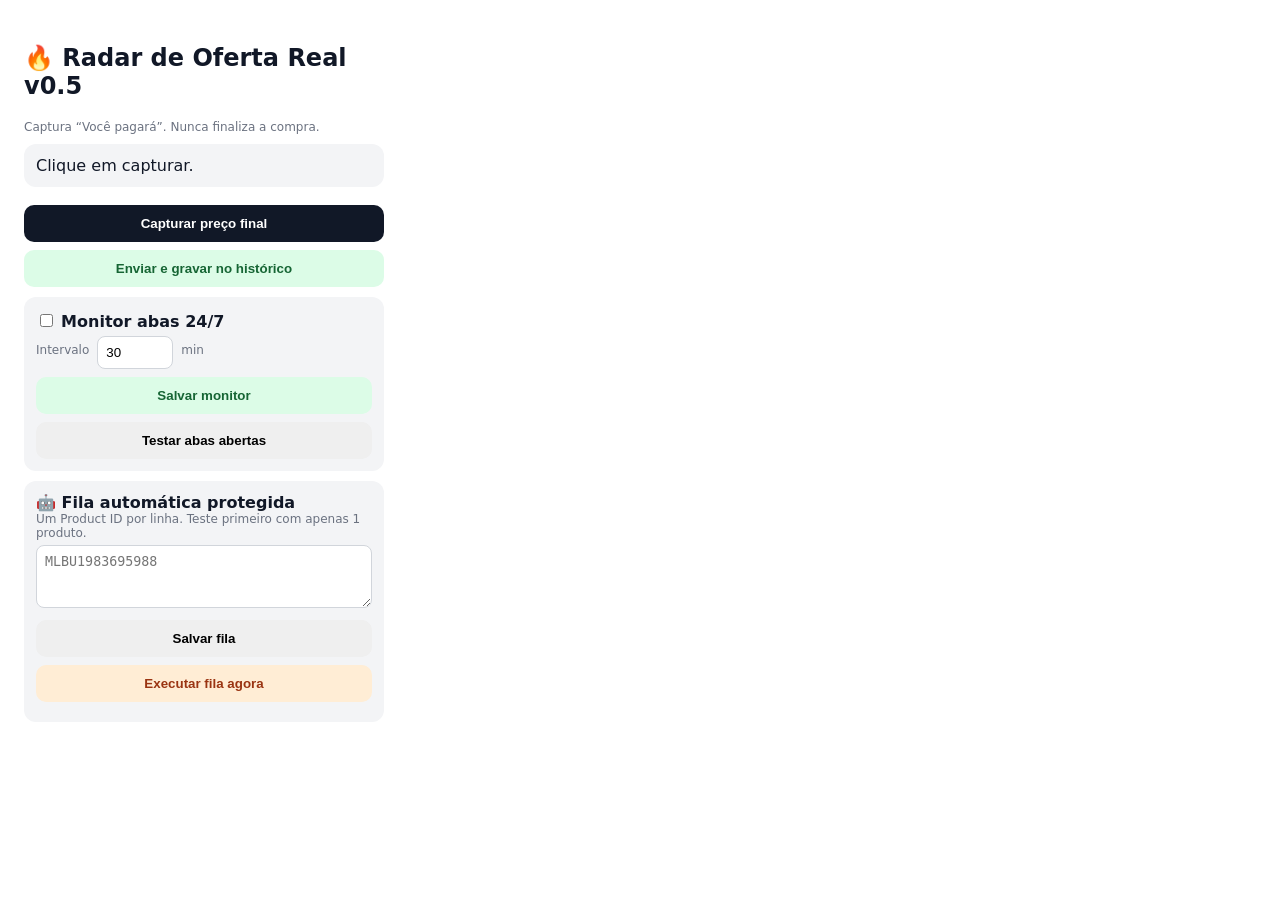
<file: extension/popup.html>
<!doctype html><html lang="pt-BR"><head><meta charset="utf-8"><style>body{font-family:system-ui;width:360px;padding:16px;color:#111827}.muted{font-size:12px;color:#6b7280}.price{font-size:28px;font-weight:900;color:#166534}.box{background:#f3f4f6;border-radius:12px;padding:12px;margin:10px 0}button{width:100%;padding:11px;border:0;border-radius:10px;font-weight:800;margin-top:8px}.primary{background:#111827;color:#fff}.green{background:#dcfce7;color:#166534}.orange{background:#ffedd5;color:#9a3412}input,textarea{box-sizing:border-box;width:100%;padding:8px;border:1px solid #d1d5db;border-radius:8px;margin-top:5px}.row{display:flex;gap:8px;align-items:center}.row input{width:76px}</style></head><body><h2>🔥 Radar de Oferta Real v0.5</h2><div class="muted">Captura “Você pagará”. Nunca finaliza a compra.</div><div id="status" class="box">Clique em capturar.</div><button id="capture" class="primary">Capturar preço final</button><button id="send" class="green" disabled>Enviar e gravar no histórico</button><div class="box"><label><input id="autoEnabled" type="checkbox" style="width:auto"> <b>Monitor abas 24/7</b></label><div class="row"><span class="muted">Intervalo</span><input id="interval" type="number" min="5" value="30"><span class="muted">min</span></div><button id="saveAuto" class="green">Salvar monitor</button><button id="runAuto">Testar abas abertas</button><div id="autoStatus" class="muted"></div></div><div class="box"><b>🤖 Fila automática protegida</b><div class="muted">Um Product ID por linha. Teste primeiro com apenas 1 produto.</div><textarea id="queue" rows="3" placeholder="MLBU1983695988"></textarea><button id="saveQueue">Salvar fila</button><button id="runQueue" class="orange">Executar fila agora</button><div id="queueStatus" class="muted" style="margin-top:8px"></div></div><script src="popup.js"></script></body></html>
</file>
<file: styles.css>
:root{font-family:Inter,system-ui,-apple-system,BlinkMacSystemFont,"Segoe UI",sans-serif;background:#f3f4f6;color:#111827}*{box-sizing:border-box}body{margin:0;padding:0 0 78px;background:#f3f4f6}.top{padding:20px 18px 16px;background:#111827;color:#fff;display:flex;justify-content:space-between;gap:14px;align-items:flex-start}.eyebrow{font-size:11px;letter-spacing:.12em;font-weight:800;color:#fbbf24}.top h1{font-size:24px;margin:5px 0 4px}.top p{margin:0;color:#d1d5db;font-size:13px}.status{font-size:11px;background:#374151;color:#e5e7eb;padding:7px 9px;border-radius:999px;white-space:nowrap}.status.ok{background:#064e3b;color:#a7f3d0}.status.err{background:#7f1d1d;color:#fecaca}main{padding:14px}.searchbox{display:grid;grid-template-columns:1fr auto;gap:8px}.searchbox input,.searchbox button,.filters select,.filters>input{border:1px solid #d1d5db;background:#fff;border-radius:12px;padding:13px;font-size:14px;min-width:0}.searchbox button{font-weight:700}.filters{display:grid;grid-template-columns:1fr 1fr;gap:8px;margin-top:8px}.filters .check{display:flex;align-items:center;gap:8px;border:1px solid #d1d5db;background:#fff;border-radius:12px;padding:11px 13px;font-size:13px}.filters .check input{width:18px;height:18px}.rule{grid-column:1/-1;font-size:11px;color:#6b7280;padding:2px 4px}.hidden{display:none}.summary{display:flex;justify-content:space-between;gap:12px;align-items:center;margin:14px 2px 10px;font-size:12px;color:#6b7280}.summary strong{font-size:14px;color:#111827}.cards{display:grid;gap:12px}.card{background:#fff;border-radius:16px;overflow:hidden;box-shadow:0 3px 14px rgba(0,0,0,.07)}.photo-wrap{aspect-ratio:1/1;background:#fff;display:flex;align-items:center;justify-content:center;padding:10px;cursor:pointer}.photo-wrap img{width:100%;height:100%;object-fit:contain;background:#fff}.placeholder{font-size:42px}.body{padding:13px}.tag{display:inline-block;background:#ecfdf5;color:#047857;font-size:11px;font-weight:800;padding:5px 8px;border-radius:999px}.title{font-weight:800;font-size:16px;margin:9px 0 7px;line-height:1.25}.price{font-size:26px;font-weight:900}.subprice{font-size:12px;color:#047857;font-weight:700;margin-top:2px}.facts{font-size:11px;color:#4b5563;margin:7px 0 2px;display:flex;gap:10px;flex-wrap:wrap}.metrics{display:grid;grid-template-columns:repeat(3,1fr);gap:6px;margin:12px 0}.metric{background:#f9fafb;border-radius:10px;padding:8px;text-align:center}.metric b{display:block;font-size:13px}.metric span{font-size:10px;color:#6b7280}.below{font-size:12px;color:#065f46;background:#ecfdf5;padding:9px;border-radius:10px;font-weight:700}.below.neutral{color:#4b5563;background:#f3f4f6}.couponline{font-size:12px;margin-top:8px;background:#fffbeb;color:#92400e;padding:8px;border-radius:9px;font-weight:700}.cta{display:block;text-align:center;text-decoration:none;background:#111827;color:#fff;padding:12px;border-radius:11px;font-weight:800;margin-top:12px}.cta.disabled{background:#9ca3af;pointer-events:none}.empty{grid-column:1/-1;background:#fff;border-radius:16px;padding:28px 18px;text-align:center;color:#6b7280}.bottom{position:fixed;left:0;right:0;bottom:0;background:#fff;border-top:1px solid #e5e7eb;display:grid;grid-template-columns:repeat(3,1fr);padding:8px 10px calc(8px + env(safe-area-inset-bottom));z-index:10}.bottom button{border:0;background:transparent;padding:9px;font-weight:700;color:#6b7280}.bottom .active{color:#111827}@media(min-width:760px){main{max-width:900px;margin:auto}.cards{grid-template-columns:repeat(2,1fr)}}
button,input,select{font:inherit}button{cursor:pointer;min-height:44px}button:disabled{cursor:default}button:focus-visible,a:focus-visible,input:focus-visible,select:focus-visible{outline:3px solid #d97706;outline-offset:3px}.toolbar{display:flex;gap:8px;flex-wrap:wrap;margin-bottom:14px}.toolbar button,.favorite,#pushEnable{border:1px solid #d1d5db;border-radius:10px;background:#fff;padding:10px 14px;font-weight:700}.favorite{width:100%;margin-top:8px}.favorite[aria-pressed=true]{background:#fffbeb;color:#92400e}.notice{padding:14px;background:#fffbeb;border:1px solid #fcd34d;border-radius:12px;line-height:1.5}.muted{color:#4b5563;line-height:1.6}.top{padding-top:calc(20px + env(safe-area-inset-top))}.photo-wrap{cursor:default}.title{overflow-wrap:anywhere}.summary{flex-wrap:wrap}body{padding-bottom:calc(85px + env(safe-area-inset-bottom))}.bottom button{min-height:44px}@media(max-width:440px){.top{flex-wrap:wrap}.top h1{font-size:22px}.filters{grid-template-columns:1fr}.status{font-size:12px}}

#pushForm{display:grid;gap:12px;margin:18px 0}#pushForm label{display:grid;gap:6px}#pushForm input,#pushForm button{padding:12px;border:1px solid #d1d5db;border-radius:10px;background:#fff}#pushForm button{font-weight:700}

.photo-wrap{height:260px;aspect-ratio:auto}.photo-wrap img{width:100%;height:100%;object-fit:contain}.placeholder{text-align:center}.placeholder small{display:block;font-size:13px;color:#6b7280;margin-top:8px}@media(max-width:440px){.photo-wrap{height:230px}}

.offer-actions{display:grid;grid-template-columns:1fr 1fr;gap:8px;margin-top:12px}
.offer-actions .cta{margin-top:0;display:flex;align-items:center;justify-content:center;min-height:46px}
.share{border:0;border-radius:11px;background:#fbbf24;color:#111827;font-weight:900;min-height:46px;padding:10px 12px;display:flex;align-items:center;justify-content:center;gap:7px;box-shadow:0 2px 7px rgba(0,0,0,.08)}
.share span{font-size:19px;line-height:1}
.share:active{transform:translateY(1px)}
@media(max-width:360px){.offer-actions{grid-template-columns:1fr}.share,.offer-actions .cta{width:100%}}
/* Identidade Mundo das Ferramentas — Área do Cliente */
:root{background:#f2f3f5;color:#0b1420}
body{background:#f2f3f5}
.top{background:#061827;color:#fff;align-items:center;padding:calc(14px + env(safe-area-inset-top)) 16px 18px;border-bottom:4px solid #ffca05;box-shadow:0 4px 16px #06182722}
.top .eyebrow{color:#ffca05;font-size:12px;letter-spacing:.06em}
.top h1{font-size:22px;font-weight:950;line-height:1.05;color:#fff;margin:4px 0}
.top p{color:#dce4ed}
.status{background:#152d40;color:#f8fafc}
main{max-width:1120px;margin:auto}
.searchbox{background:#061827;padding:12px;border-radius:16px;box-shadow:0 4px 12px #06182720}
.searchbox input{border:0;border-radius:30px;padding:15px 18px}
.searchbox button{border:0;border-radius:30px;background:#ffca05;color:#091521}
.toolbar button,#pushEnable{background:#ffca05;color:#071827;border-color:#e5b300}
.toolbar{justify-content:flex-end}
.summary strong{color:#061827}
.cards{gap:12px}
.card{border-radius:17px;border:1px solid #e8e9ed;box-shadow:0 4px 14px #0718270d}
.photo-wrap{background:#fff}
.title{color:#0b1420}
.price{color:#071827}
.offer-actions .cta,.cta{background:#071827;color:white}
.share{background:#ffca05;color:#071827}
.bottom{background:#061827;border-top:2px solid #ffca05;box-shadow:0 -3px 18px #0002}
.bottom button{color:#dce5ed}
.bottom .active{color:#ffca05}
.favorite[aria-pressed=true]{background:#fff3b8;color:#071827;border-color:#ffca05}
@media(min-width:760px){.cards{grid-template-columns:repeat(2,minmax(0,1fr))}.photo-wrap{height:280px}}
@media(max-width:440px){.top{flex-wrap:nowrap}.top h1{font-size:18px}.status{font-size:10px}.photo-wrap{height:210px}.body{padding:12px}.price{font-size:24px}}

.brand-lockup{display:flex;align-items:center;gap:12px;min-width:0}.brand-logo{width:76px;height:76px;object-fit:contain;flex-shrink:0}.brand-lockup h1{font-size:20px}.brand-lockup .eyebrow{font-size:10px}@media(max-width:440px){.brand-logo{width:62px;height:62px}.brand-lockup{gap:8px}.brand-lockup h1{font-size:16px}.brand-lockup .eyebrow{font-size:9px}}

/* Cabeçalho: um único nome e emblema sempre visível */
.top .brand-lockup{display:flex;align-items:center;gap:12px;flex:1;min-width:0}.top .brand-logo{display:block;width:74px;height:74px;object-fit:contain;flex-shrink:0}.top .brand-lockup h1{margin:0 0 5px;font-size:20px;line-height:1.12}.top .brand-lockup p{margin:0}.top .status{flex-shrink:0}@media(max-width:440px){.top .brand-logo{width:60px;height:60px}.top .brand-lockup h1{font-size:16px}.top{gap:6px}}

/* Chamada principal para instalação */
.install-promo{display:flex;flex-direction:column;gap:6px;flex:1 1 100%;text-align:center;padding:10px;border:2px solid #151515;border-radius:16px;background:linear-gradient(145deg,#fff7c7,#fbbf24);box-shadow:0 5px 0 #171717,0 12px 22px rgba(0,0,0,.15)}
.install-promo .install-cta{width:100%;min-height:60px;border:2px solid #111827;border-radius:12px;background:linear-gradient(180deg,#ffe366,#ffbd09);color:#111;font-size:clamp(19px,4.3vw,25px);font-weight:900;letter-spacing:.035em;box-shadow:0 4px 0 #111827;cursor:pointer;transition:transform .16s,box-shadow .16s}
.install-promo .install-cta:active{transform:translateY(3px);box-shadow:0 1px 0 #111827}
.install-promo .install-cta:focus-visible{outline:3px solid #0057b8;outline-offset:3px}
.install-promo .install-caption{color:#171717;font-weight:750;font-size:12px;letter-spacing:.01em}
.install-promo.hidden{display:none!important}
@media(prefers-reduced-motion:reduce){.install-promo .install-cta{transition:none}}

/* Layout refinado dos botoes do PWA */
.toolbar.cta-wrap{display:flex;flex-direction:column;align-items:stretch;gap:14px;margin:8px auto 22px;max-width:920px;width:100%}
.cta-wrap .install-promo{flex:none;width:100%;padding:12px 14px 11px;border:1px solid #e6ba24;border-radius:18px;background:linear-gradient(145deg,#fff3b8,#ffda58);box-shadow:0 7px 20px rgba(21,31,46,.12);gap:9px}
.cta-wrap .install-cta{width:100%;min-height:58px;display:flex;align-items:center;justify-content:center;border:1px solid #ce9a00;border-radius:13px;background:linear-gradient(180deg,#ffe675,#ffbe17);box-shadow:0 3px 8px rgba(105,68,0,.18);font-size:clamp(18px,3vw,23px);font-weight:900;color:#111827;transition:transform .15s,box-shadow .15s,filter .15s}
.cta-wrap .install-cta:hover{transform:translateY(-1px);filter:brightness(1.035);box-shadow:0 6px 15px rgba(105,68,0,.2)}
.cta-wrap .install-cta:active{transform:translateY(1px);box-shadow:0 1px 5px rgba(105,68,0,.15)}
.cta-wrap .install-caption{font-size:13px;font-weight:750;line-height:1.4}
.cta-wrap .cta-row{width:100%;display:grid;grid-template-columns:1fr 1fr;gap:12px}
.cta-wrap .secondary-btn{width:100%;min-height:49px;display:flex;justify-content:center;align-items:center;padding:11px 14px;border-radius:12px;font-size:14px;font-weight:800;cursor:pointer;transition:transform .15s,filter .15s;border:1px solid transparent;box-shadow:0 4px 10px rgba(17,24,39,.1)}
.cta-wrap .secondary-btn:hover{transform:translateY(-1px);filter:brightness(1.035)}
.cta-wrap .secondary-btn.refresh{background:#ffdb51;color:#151515;border-color:#edb900}
.cta-wrap .secondary-btn.share{background:#111827;color:#fff;border-color:#111827}
.cta-wrap .secondary-btn:focus-visible{outline:3px solid #2563eb;outline-offset:3px}
@media(max-width:500px){.toolbar.cta-wrap{gap:11px}.cta-wrap .cta-row{grid-template-columns:1fr;gap:9px}.cta-wrap .install-promo{padding:10px}.cta-wrap .install-cta{min-height:56px}}
@media(prefers-reduced-motion:reduce){.cta-wrap .install-cta,.cta-wrap .secondary-btn{transition:none}}
</file>
<file: cliente/styles.css>
:root{font-family:Inter,system-ui,-apple-system,BlinkMacSystemFont,"Segoe UI",sans-serif;background:#f3f4f6;color:#111827}*{box-sizing:border-box}body{margin:0;padding:0 0 78px;background:#f3f4f6}.top{padding:20px 18px 16px;background:#111827;color:#fff;display:flex;justify-content:space-between;gap:14px;align-items:flex-start}.eyebrow{font-size:11px;letter-spacing:.12em;font-weight:800;color:#fbbf24}.top h1{font-size:24px;margin:5px 0 4px}.top p{margin:0;color:#d1d5db;font-size:13px}.status{font-size:11px;background:#374151;color:#e5e7eb;padding:7px 9px;border-radius:999px;white-space:nowrap}.status.ok{background:#064e3b;color:#a7f3d0}.status.err{background:#7f1d1d;color:#fecaca}main{padding:14px}.searchbox{display:grid;grid-template-columns:1fr auto;gap:8px}.searchbox input,.searchbox button,.filters select,.filters>input{border:1px solid #d1d5db;background:#fff;border-radius:12px;padding:13px;font-size:14px;min-width:0}.searchbox button{font-weight:700}.filters{display:grid;grid-template-columns:1fr 1fr;gap:8px;margin-top:8px}.filters .check{display:flex;align-items:center;gap:8px;border:1px solid #d1d5db;background:#fff;border-radius:12px;padding:11px 13px;font-size:13px}.filters .check input{width:18px;height:18px}.rule{grid-column:1/-1;font-size:11px;color:#6b7280;padding:2px 4px}.hidden{display:none}.summary{display:flex;justify-content:space-between;gap:12px;align-items:center;margin:14px 2px 10px;font-size:12px;color:#6b7280}.summary strong{font-size:14px;color:#111827}.cards{display:grid;gap:12px}.card{background:#fff;border-radius:16px;overflow:hidden;box-shadow:0 3px 14px rgba(0,0,0,.07)}.photo-wrap{aspect-ratio:1/1;background:#fff;display:flex;align-items:center;justify-content:center;padding:10px;cursor:pointer}.photo-wrap img{width:100%;height:100%;object-fit:contain;background:#fff}.placeholder{font-size:42px}.body{padding:13px}.tag{display:inline-block;background:#ecfdf5;color:#047857;font-size:11px;font-weight:800;padding:5px 8px;border-radius:999px}.title{font-weight:800;font-size:16px;margin:9px 0 7px;line-height:1.25}.price{font-size:26px;font-weight:900}.subprice{font-size:12px;color:#047857;font-weight:700;margin-top:2px}.facts{font-size:11px;color:#4b5563;margin:7px 0 2px;display:flex;gap:10px;flex-wrap:wrap}.metrics{display:grid;grid-template-columns:repeat(3,1fr);gap:6px;margin:12px 0}.metric{background:#f9fafb;border-radius:10px;padding:8px;text-align:center}.metric b{display:block;font-size:13px}.metric span{font-size:10px;color:#6b7280}.below{font-size:12px;color:#065f46;background:#ecfdf5;padding:9px;border-radius:10px;font-weight:700}.below.neutral{color:#4b5563;background:#f3f4f6}.couponline{font-size:12px;margin-top:8px;background:#fffbeb;color:#92400e;padding:8px;border-radius:9px;font-weight:700}.cta{display:block;text-align:center;text-decoration:none;background:#111827;color:#fff;padding:12px;border-radius:11px;font-weight:800;margin-top:12px}.cta.disabled{background:#9ca3af;pointer-events:none}.empty{grid-column:1/-1;background:#fff;border-radius:16px;padding:28px 18px;text-align:center;color:#6b7280}.bottom{position:fixed;left:0;right:0;bottom:0;background:#fff;border-top:1px solid #e5e7eb;display:grid;grid-template-columns:repeat(3,1fr);padding:8px 10px calc(8px + env(safe-area-inset-bottom));z-index:10}.bottom button{border:0;background:transparent;padding:9px;font-weight:700;color:#6b7280}.bottom .active{color:#111827}@media(min-width:760px){main{max-width:900px;margin:auto}.cards{grid-template-columns:repeat(2,1fr)}}
button,input,select{font:inherit}button{cursor:pointer;min-height:44px}button:disabled{cursor:default}button:focus-visible,a:focus-visible,input:focus-visible,select:focus-visible{outline:3px solid #d97706;outline-offset:3px}.toolbar{display:flex;gap:8px;flex-wrap:wrap;margin-bottom:14px}.toolbar button,.favorite,#pushEnable{border:1px solid #d1d5db;border-radius:10px;background:#fff;padding:10px 14px;font-weight:700}.favorite{width:100%;margin-top:8px}.favorite[aria-pressed=true]{background:#fffbeb;color:#92400e}.notice{padding:14px;background:#fffbeb;border:1px solid #fcd34d;border-radius:12px;line-height:1.5}.muted{color:#4b5563;line-height:1.6}.top{padding-top:calc(20px + env(safe-area-inset-top))}.photo-wrap{cursor:default}.title{overflow-wrap:anywhere}.summary{flex-wrap:wrap}body{padding-bottom:calc(85px + env(safe-area-inset-bottom))}.bottom button{min-height:44px}@media(max-width:440px){.top{flex-wrap:wrap}.top h1{font-size:22px}.filters{grid-template-columns:1fr}.status{font-size:12px}}

#pushForm{display:grid;gap:12px;margin:18px 0}#pushForm label{display:grid;gap:6px}#pushForm input,#pushForm button{padding:12px;border:1px solid #d1d5db;border-radius:10px;background:#fff}#pushForm button{font-weight:700}

.photo-wrap{height:260px;aspect-ratio:auto}.photo-wrap img{width:100%;height:100%;object-fit:contain}.placeholder{text-align:center}.placeholder small{display:block;font-size:13px;color:#6b7280;margin-top:8px}@media(max-width:440px){.photo-wrap{height:230px}}

.offer-actions{display:grid;grid-template-columns:1fr 1fr;gap:8px;margin-top:12px}
.offer-actions .cta{margin-top:0;display:flex;align-items:center;justify-content:center;min-height:46px}
.share{border:0;border-radius:11px;background:#fbbf24;color:#111827;font-weight:900;min-height:46px;padding:10px 12px;display:flex;align-items:center;justify-content:center;gap:7px;box-shadow:0 2px 7px rgba(0,0,0,.08)}
.share span{font-size:19px;line-height:1}
.share:active{transform:translateY(1px)}
@media(max-width:360px){.offer-actions{grid-template-columns:1fr}.share,.offer-actions .cta{width:100%}}
/* Identidade Mundo das Ferramentas — Área do Cliente */
:root{background:#f2f3f5;color:#0b1420}
body{background:#f2f3f5}
.top{background:#061827;color:#fff;align-items:center;padding:calc(14px + env(safe-area-inset-top)) 16px 18px;border-bottom:4px solid #ffca05;box-shadow:0 4px 16px #06182722}
.top .eyebrow{color:#ffca05;font-size:12px;letter-spacing:.06em}
.top h1{font-size:22px;font-weight:950;line-height:1.05;color:#fff;margin:4px 0}
.top p{color:#dce4ed}
.status{background:#152d40;color:#f8fafc}
main{max-width:1120px;margin:auto}
.searchbox{background:#061827;padding:12px;border-radius:16px;box-shadow:0 4px 12px #06182720}
.searchbox input{border:0;border-radius:30px;padding:15px 18px}
.searchbox button{border:0;border-radius:30px;background:#ffca05;color:#091521}
.toolbar button,#pushEnable{background:#ffca05;color:#071827;border-color:#e5b300}
.toolbar{justify-content:flex-end}
.summary strong{color:#061827}
.cards{gap:12px}
.card{border-radius:17px;border:1px solid #e8e9ed;box-shadow:0 4px 14px #0718270d}
.photo-wrap{background:#fff}
.title{color:#0b1420}
.price{color:#071827}
.offer-actions .cta,.cta{background:#071827;color:white}
.share{background:#ffca05;color:#071827}
.bottom{background:#061827;border-top:2px solid #ffca05;box-shadow:0 -3px 18px #0002}
.bottom button{color:#dce5ed}
.bottom .active{color:#ffca05}
.favorite[aria-pressed=true]{background:#fff3b8;color:#071827;border-color:#ffca05}
@media(min-width:760px){.cards{grid-template-columns:repeat(2,minmax(0,1fr))}.photo-wrap{height:280px}}
@media(max-width:440px){.top{flex-wrap:nowrap}.top h1{font-size:18px}.status{font-size:10px}.photo-wrap{height:210px}.body{padding:12px}.price{font-size:24px}}

.brand-lockup{display:flex;align-items:center;gap:12px;min-width:0}.brand-logo{width:76px;height:76px;object-fit:contain;flex-shrink:0}.brand-lockup h1{font-size:20px}.brand-lockup .eyebrow{font-size:10px}@media(max-width:440px){.brand-logo{width:62px;height:62px}.brand-lockup{gap:8px}.brand-lockup h1{font-size:16px}.brand-lockup .eyebrow{font-size:9px}}

/* Cabeçalho: um único nome e emblema sempre visível */
.top .brand-lockup{display:flex;align-items:center;gap:12px;flex:1;min-width:0}.top .brand-logo{display:block;width:74px;height:74px;object-fit:contain;flex-shrink:0}.top .brand-lockup h1{margin:0 0 5px;font-size:20px;line-height:1.12}.top .brand-lockup p{margin:0}.top .status{flex-shrink:0}@media(max-width:440px){.top .brand-logo{width:60px;height:60px}.top .brand-lockup h1{font-size:16px}.top{gap:6px}}

/* Chamada principal para instalação */
.install-promo{display:flex;flex-direction:column;gap:6px;flex:1 1 100%;text-align:center;padding:10px;border:2px solid #151515;border-radius:16px;background:linear-gradient(145deg,#fff7c7,#fbbf24);box-shadow:0 5px 0 #171717,0 12px 22px rgba(0,0,0,.15)}
.install-promo .install-cta{width:100%;min-height:60px;border:2px solid #111827;border-radius:12px;background:linear-gradient(180deg,#ffe366,#ffbd09);color:#111;font-size:clamp(19px,4.3vw,25px);font-weight:900;letter-spacing:.035em;box-shadow:0 4px 0 #111827;cursor:pointer;transition:transform .16s,box-shadow .16s}
.install-promo .install-cta:active{transform:translateY(3px);box-shadow:0 1px 0 #111827}
.install-promo .install-cta:focus-visible{outline:3px solid #0057b8;outline-offset:3px}
.install-promo .install-caption{color:#171717;font-weight:750;font-size:12px;letter-spacing:.01em}
.install-promo.hidden{display:none!important}
@media(prefers-reduced-motion:reduce){.install-promo .install-cta{transition:none}}

/* Layout refinado dos botoes do PWA */
.toolbar.cta-wrap{display:flex;flex-direction:column;align-items:stretch;gap:14px;margin:8px auto 22px;max-width:920px;width:100%}
.cta-wrap .install-promo{flex:none;width:100%;padding:12px 14px 11px;border:1px solid #e6ba24;border-radius:18px;background:linear-gradient(145deg,#fff3b8,#ffda58);box-shadow:0 7px 20px rgba(21,31,46,.12);gap:9px}
.cta-wrap .install-cta{width:100%;min-height:58px;display:flex;align-items:center;justify-content:center;border:1px solid #ce9a00;border-radius:13px;background:linear-gradient(180deg,#ffe675,#ffbe17);box-shadow:0 3px 8px rgba(105,68,0,.18);font-size:clamp(18px,3vw,23px);font-weight:900;color:#111827;transition:transform .15s,box-shadow .15s,filter .15s}
.cta-wrap .install-cta:hover{transform:translateY(-1px);filter:brightness(1.035);box-shadow:0 6px 15px rgba(105,68,0,.2)}
.cta-wrap .install-cta:active{transform:translateY(1px);box-shadow:0 1px 5px rgba(105,68,0,.15)}
.cta-wrap .install-caption{font-size:13px;font-weight:750;line-height:1.4}
.cta-wrap .cta-row{width:100%;display:grid;grid-template-columns:1fr 1fr;gap:12px}
.cta-wrap .secondary-btn{width:100%;min-height:49px;display:flex;justify-content:center;align-items:center;padding:11px 14px;border-radius:12px;font-size:14px;font-weight:800;cursor:pointer;transition:transform .15s,filter .15s;border:1px solid transparent;box-shadow:0 4px 10px rgba(17,24,39,.1)}
.cta-wrap .secondary-btn:hover{transform:translateY(-1px);filter:brightness(1.035)}
.cta-wrap .secondary-btn.refresh{background:#ffdb51;color:#151515;border-color:#edb900}
.cta-wrap .secondary-btn.share{background:#111827;color:#fff;border-color:#111827}
.cta-wrap .secondary-btn:focus-visible{outline:3px solid #2563eb;outline-offset:3px}
@media(max-width:500px){.toolbar.cta-wrap{gap:11px}.cta-wrap .cta-row{grid-template-columns:1fr;gap:9px}.cta-wrap .install-promo{padding:10px}.cta-wrap .install-cta{min-height:56px}}
@media(prefers-reduced-motion:reduce){.cta-wrap .install-cta,.cta-wrap .secondary-btn{transition:none}}

/* Confere Preço e conta */
#pricePanel,#loginPanel{background:#fff;padding:18px;border-radius:16px;margin:12px 0}#pricePanel[hidden],#loginPanel[hidden],#logoutBtn[hidden]{display:none!important}.price-results{display:grid;gap:12px;margin:16px 0}.price-result{border:1px solid #d1d5db;border-radius:12px;padding:14px}.price-result-amount{font-size:24px;font-weight:900;margin:8px 0}#googleLogin,#skipLogin,#logoutBtn{padding:12px;border:1px solid #d1d5db;border-radius:12px;margin:8px 8px 8px 0;background:#ffca05;font-weight:700}#skipLogin{background:#fff}.bottom{grid-template-columns:repeat(4,minmax(0,1fr))}@media(max-width:420px){.bottom button{font-size:11px;padding:7px 1px}}
</file>
